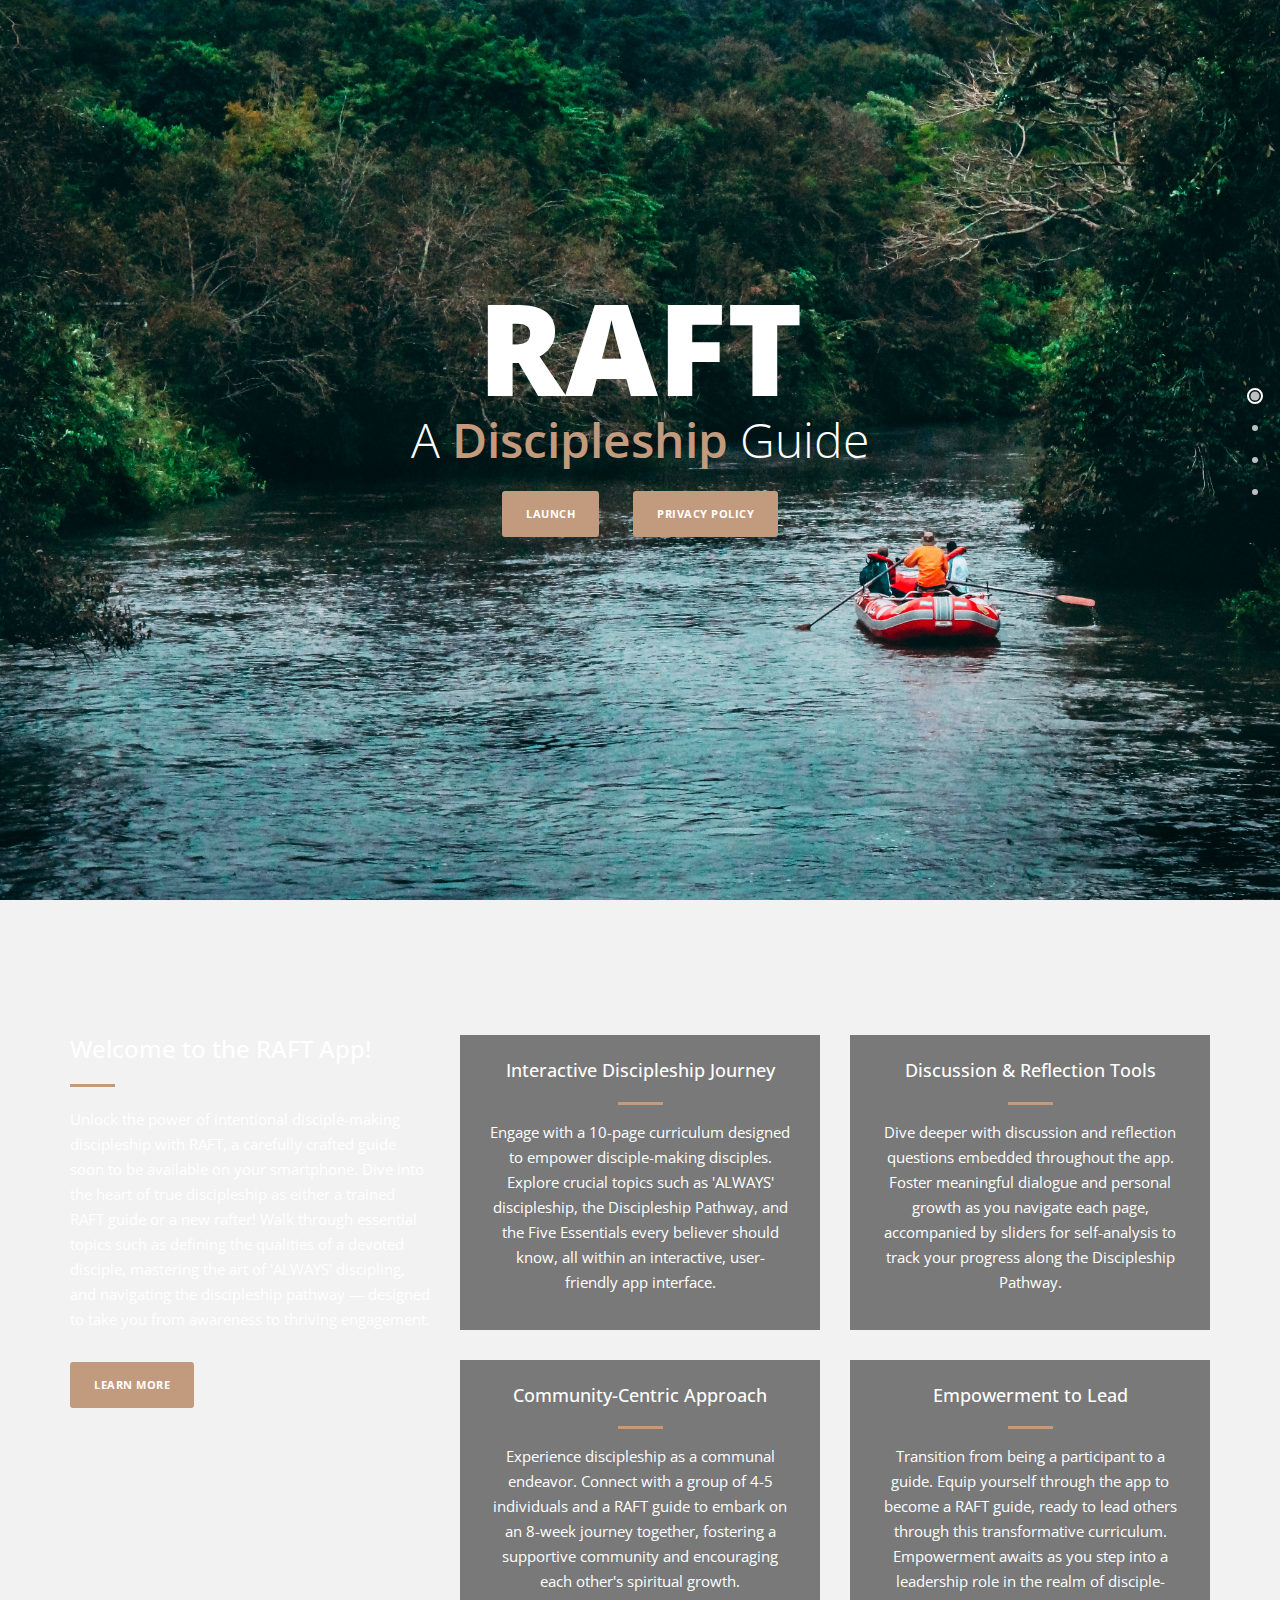
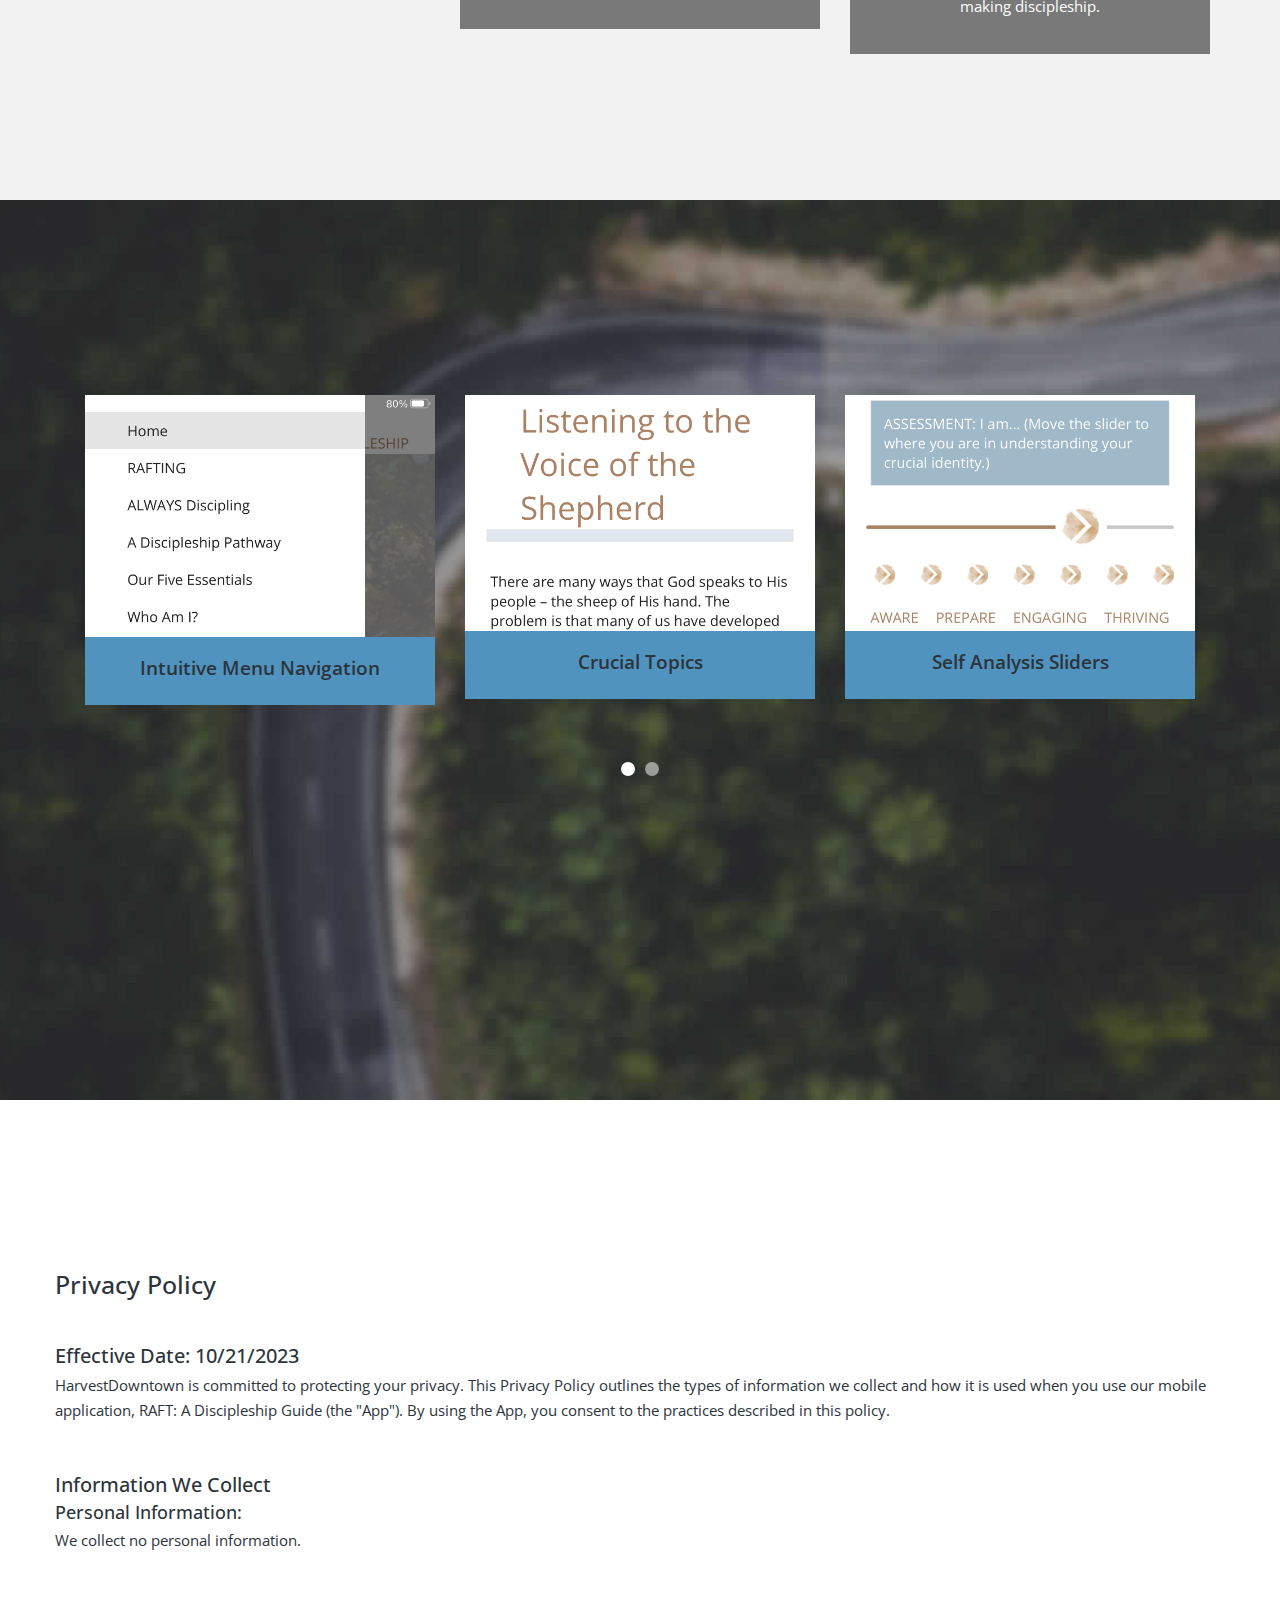
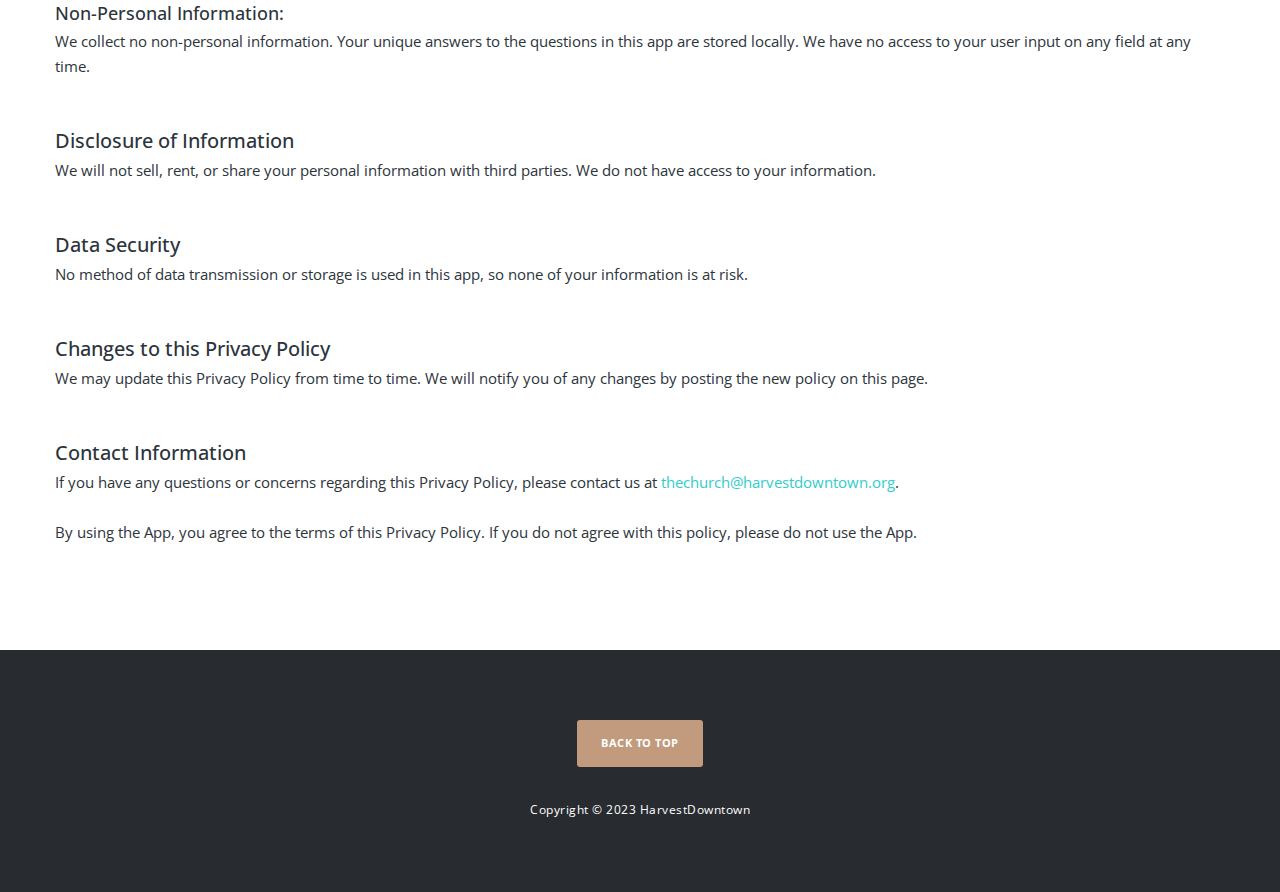
<file: index.html>
<!DOCTYPE html>
<html>
  <head>
    <meta charset="utf-8" />
    <meta http-equiv="X-UA-Compatible" content="IE=edge,chrome=1" />
    <title>RAFT: A Discipleship Guide</title>
    <meta name="description" content="" />
    <meta name="viewport" content="width=device-width, initial-scale=1" />
    <link rel="icon" href="img/raft-icon.jpg" />
    <link rel="apple-touch-icon" href="apple-touch-icon.png" />

    <link rel="stylesheet" href="css/bootstrap.min.css" />
    <link rel="stylesheet" href="css/fontAwesome.css" />
    <link rel="stylesheet" href="css/hero-slider.css" />
    <link rel="stylesheet" href="css/templatemo-main.css" />
    <link rel="stylesheet" href="css/owl-carousel.css" />

    <link
      href="https://fonts.googleapis.com/css?family=Open+Sans:300,400,600,700,800"
      rel="stylesheet"
    />

    <script src="js/vendor/modernizr-2.8.3-respond-1.4.2.min.js"></script>
  </head>
  <!--
Vanilla Template
https://templatemo.com/tm-526-vanilla
-->
  <body>
    <div class="fixed-side-navbar">
      <ul class="nav flex-column">
        <li class="nav-item">
          <a class="nav-link" href="#home"><span>Intro</span></a>
        </li>
        <li class="nav-item">
          <a class="nav-link" href="#services"><span>Services</span></a>
        </li>
        <li class="nav-item">
          <a class="nav-link" href="#portfolio"><span>Portfolio</span></a>
        </li>
        <li class="nav-item">
          <a class="nav-link" href="#privacy"><span>Privacy Policy</span></a>
        </li>
      </ul>
    </div>

    <div class="parallax-content baner-content" id="home">
      <div class="container">
        <div class="first-content">
          <h1>RAFT</h1>
          <span>A<em> Discipleship</em> Guide</span>
          <div class="primary-button">
            <a href="#services">LAUNCH</a>
            <a href="#privacy" style="margin-left: 30px">PRIVACY POLICY</a>
          </div>
        </div>
      </div>
    </div>

    <div class="service-content" id="services">
      <div class="container">
        <div class="row">
          <div class="col-md-4">
            <div class="left-text">
              <h4>Welcome to the RAFT App!</h4>
              <div class="line-dec"></div>
              <p>
                Unlock the power of intentional disciple-making discipleship
                with RAFT, a carefully crafted guide soon to be available on
                your smartphone. Dive into the heart of true discipleship as
                either a trained RAFT guide or a new rafter! Walk through
                essential topics such as defining the qualities of a devoted
                disciple, mastering the art of 'ALWAYS' discipling, and
                navigating the discipleship pathway — designed to take you from
                awareness to thriving engagement.
              </p>
              <div class="primary-button">
                <a href="#portfolio">Learn More</a>
              </div>
            </div>
          </div>
          <div class="col-md-8">
            <div class="row">
              <div class="col-md-6">
                <div class="service-item">
                  <h4>Interactive Discipleship Journey</h4>
                  <div class="line-dec"></div>
                  <p>
                    Engage with a 10-page curriculum designed to empower
                    disciple-making disciples. Explore crucial topics such as
                    'ALWAYS' discipleship, the Discipleship Pathway, and the
                    Five Essentials every believer should know, all within an
                    interactive, user-friendly app interface.
                  </p>
                </div>
              </div>
              <div class="col-md-6">
                <div class="service-item">
                  <h4>Discussion & Reflection Tools</h4>
                  <div class="line-dec"></div>
                  <p>
                    Dive deeper with discussion and reflection questions
                    embedded throughout the app. Foster meaningful dialogue and
                    personal growth as you navigate each page, accompanied by
                    sliders for self-analysis to track your progress along the
                    Discipleship Pathway.
                  </p>
                </div>
              </div>
              <div class="col-md-6">
                <div class="service-item">
                  <h4>Community-Centric Approach</h4>
                  <div class="line-dec"></div>
                  <p>
                    Experience discipleship as a communal endeavor. Connect with
                    a group of 4-5 individuals and a RAFT guide to embark on an
                    8-week journey together, fostering a supportive community
                    and encouraging each other's spiritual growth.
                  </p>
                </div>
              </div>
              <div class="col-md-6">
                <div class="service-item">
                  <h4>Empowerment to Lead</h4>
                  <div class="line-dec"></div>
                  <p>
                    Transition from being a participant to a guide. Equip
                    yourself through the app to become a RAFT guide, ready to
                    lead others through this transformative curriculum.
                    Empowerment awaits as you step into a leadership role in the
                    realm of disciple-making discipleship.
                  </p>
                </div>
              </div>
            </div>
          </div>
        </div>
      </div>
    </div>

    <div class="parallax-content projects-content" id="portfolio">
      <div class="container">
        <div class="row">
          <div class="col-md-12">
            <div id="owl-testimonials" class="owl-carousel owl-theme">
              <div class="item">
                <div class="testimonials-item">
                  <a href="img/1st-big-item.jpg" data-lightbox="image-1"
                    ><img src="img/1st-item.jpg" alt=""
                  /></a>
                  <div class="text-content">
                    <h4>Intuitive Menu Navigation</h4>
                  </div>
                </div>
              </div>

              <div class="item">
                <div class="testimonials-item">
                  <a href="img/3rd-big-item.jpg" data-lightbox="image-1"
                    ><img src="img/3rd-item.jpg" alt=""
                  /></a>
                  <div class="text-content">
                    <h4>Crucial Topics</h4>
                  </div>
                </div>
              </div>
              <div class="item">
                <div class="testimonials-item">
                  <a href="img/4th-big-item.jpg" data-lightbox="image-1"
                    ><img src="img/4th-item.jpg" alt=""
                  /></a>
                  <div class="text-content">
                    <h4>Self Analysis Sliders</h4>
                  </div>
                </div>
              </div>
              <div class="item">
                <div class="testimonials-item">
                  <a href="img/5th-big-item.jpg" data-lightbox="image-1"
                    ><img src="img/5th-item.jpg" alt=""
                  /></a>
                  <div class="text-content">
                    <h4>Thought-Provoking Questions</h4>
                  </div>
                </div>
              </div>
            </div>
          </div>
        </div>
      </div>
    </div>

    <!-- Optional section

    <div class="tabs-content" id="our-story">
      <div class="container">
        <div class="row">
          <div class="col-md-8 mx-auto">
            <div class="wrapper">
              <section id="first-tab-group" class="tabgroup">
                <div id="tab1">
                  <img src="img/1st-tab.jpg" alt="" />
                  <p>
                    Please do not re-distribute our template ZIP file on your
                    template collection sites. You can make a screenshot and a
                    link back to our website. This template can be used for
                    personal or commercial purposes by end-users.
                  </p>
                </div>
                <div id="tab2">
                  <img src="img/2nd-tab.jpg" alt="" />
                  <p>
                    Aliquam eu ultrices risus, sed condimentum diam. Duis risus
                    nulla, elementum vitae nisi a, ornare maximus nisl. Morbi et
                    vehicula est. Cras at vulputate justo. Cras eu nulla metus.
                    Ut et pretium velit. Pellentesque at neque tristique dui
                    tempor venenatis.
                  </p>
                </div>
                <div id="tab3">
                  <img src="img/3rd-tab.jpg" alt="" />
                  <p>
                    Lorem ipsum dolor sit amet, consectetur adipiscing elit. Sed
                    lacinia ligula est, at venenatis ex iaculis quis. Morbi
                    sollicitudin nulla eget odio pellentesque, sed cursus diam
                    iaculis.
                  </p>
                </div>
                <div id="tab4">
                  <img src="img/4th-tab.jpg" alt="" />
                  <p>
                    Duis risus nulla, elementum vitae nisi a, ornare maximus
                    nisl. Morbi et vehicula est. Cras at vulputate justo. Cras
                    eu nulla metus. Ut et pretium velit. Pellentesque at neque
                    tristique.
                  </p>
                </div>
              </section>
              <ul class="tabs clearfix" data-tabgroup="first-tab-group">
                <li><a href="#tab1" class="active">2008 - 2014</a></li>
                <li><a href="#tab2">2014 - 2016</a></li>
                <li><a href="#tab3">2016 - 2019</a></li>
                <li><a href="#tab4">2019 - Now</a></li>
              </ul>
            </div>
          </div>
        </div>
      </div>
    </div>

    -->

    <div class="parallax-content contact-content" id="privacy">
      <div class="container">
        <div class="row">
          <section class="policy-section">
            <h1>Privacy Policy</h1>
          </section>
          <section class="policy-section">
            <h2>Effective Date: 10/21/2023</h2>
            <p>
              HarvestDowntown is committed to protecting your privacy. This
              Privacy Policy outlines the types of information we collect and
              how it is used when you use our mobile application, RAFT: A
              Discipleship Guide (the "App"). By using the App, you consent to
              the practices described in this policy.
            </p>
          </section>

          <section class="policy-section">
            <h2>Information We Collect</h2>
            <h3>Personal Information:</h3>
            <p>We collect no personal information.</p>
          </section>
          <section>
            <h3>Non-Personal Information:</h3>
            <p>
              We collect no non-personal information. Your unique answers to the
              questions in this app are stored locally. We have no access to
              your user input on any field at any time.
            </p>
          </section>

          <section class="policy-section">
            <h2>Disclosure of Information</h2>
            <p>
              We will not sell, rent, or share your personal information with
              third parties. We do not have access to your information.
            </p>
          </section>

          <section class="policy-section">
            <h2>Data Security</h2>
            <p>
              No method of data transmission or storage is used in this app, so
              none of your information is at risk.
            </p>
          </section>

          <section class="policy-section">
            <h2>Changes to this Privacy Policy</h2>
            <p>
              We may update this Privacy Policy from time to time. We will
              notify you of any changes by posting the new policy on this page.
            </p>
          </section>

          <section class="policy-section">
            <h2>Contact Information</h2>
            <p class="contact-info">
              If you have any questions or concerns regarding this Privacy
              Policy, please contact us at
              <a href="mailto:thechurch@harvestdowntown.org"
                >thechurch@harvestdowntown.org</a
              >.
            </p>
          </section>
          <p>
            By using the App, you agree to the terms of this Privacy Policy. If
            you do not agree with this policy, please do not use the App.
          </p>
          <section style="height: 130px"></section>
          <div class="col-md-6"></div>
        </div>
      </div>
    </div>

    <footer>
      <div class="container">
        <div class="row">
          <div class="col-md-12">
            <div class="primary-button">
              <a href="#home">Back To Top</a>
            </div>

            <p>Copyright &copy; 2023 HarvestDowntown</p>
          </div>
        </div>
      </div>
    </footer>

    <script src="https://ajax.googleapis.com/ajax/libs/jquery/1.11.2/jquery.min.js"></script>
    <script>
      window.jQuery ||
        document.write(
          '<script src="js/vendor/jquery-1.11.2.min.js"><\/script>'
        );
    </script>
    <script src="js/vendor/bootstrap.min.js"></script>
    <script src="js/plugins.js"></script>
    <script src="js/main.js"></script>
    <script>
      function openCity(cityName) {
        var i;
        var x = document.getElementsByClassName("city");
        for (i = 0; i < x.length; i++) {
          x[i].style.display = "none";
        }
        document.getElementById(cityName).style.display = "block";
      }
    </script>

    <script>
      $(document).ready(function () {
        // Add smooth scrolling to all links
        $(".fixed-side-navbar a, .primary-button a").on(
          "click",
          function (event) {
            // Make sure this.hash has a value before overriding default behavior
            if (this.hash !== "") {
              // Prevent default anchor click behavior
              event.preventDefault();

              // Store hash
              var hash = this.hash;

              // Using jQuery's animate() method to add smooth page scroll
              // The optional number (800) specifies the number of milliseconds it takes to scroll to the specified area
              $("html, body").animate(
                {
                  scrollTop: $(hash).offset().top,
                },
                800,
                function () {
                  // Add hash (#) to URL when done scrolling (default click behavior)
                  window.location.hash = hash;
                }
              );
            } // End if
          }
        );
      });
    </script>
  </body>
</html>
</file>
<file: css/hero-slider.css>
/* -------------------------------- 

Primary style

-------------------------------- */
*, *::after, *::before {
  -webkit-box-sizing: border-box;
  -moz-box-sizing: border-box;
  box-sizing: border-box;
}

html {
  font-size: 62.5%;
}

body {
  font-family: "Open Sans", sans-serif;
  color: #2c343b;
  background-color: #f2f2f2;
}

a {
  color: #d44457;
  text-decoration: none;
}

img {
  max-width: 100%;
}

/* -------------------------------- 

Main Components 

-------------------------------- */
.cd-header {
  position: absolute;
  z-index: 2;
  top: 0;
  left: 0;
  width: 100%;
  height: 50px;
  background-color: #21272c;
  -webkit-font-smoothing: antialiased;
  -moz-osx-font-smoothing: grayscale;
}
@media only screen and (min-width: 768px) {
  .cd-header {
    height: 70px;
    background-color: transparent;
  }
}

#cd-logo {
  float: left;
  margin: 13px 0 0 5%;
}
#cd-logo img {
  display: block;
}
@media only screen and (min-width: 768px) {
  #cd-logo {
    margin: 23px 0 0 5%;
  }
}

.cd-primary-nav {
  /* mobile first - navigation hidden by default, triggered by tap/click on navigation icon */
  float: right;
  margin-right: 5%;
  width: 44px;
  height: 100%;
}
.cd-primary-nav ul {
  position: absolute;
  top: 0;
  left: 0;
  width: 100%;
  -webkit-transform: translateY(-100%);
  -moz-transform: translateY(-100%);
  -ms-transform: translateY(-100%);
  -o-transform: translateY(-100%);
  transform: translateY(-100%);
}
.cd-primary-nav ul.is-visible {
  box-shadow: 0 3px 8px rgba(0, 0, 0, 0.2);
  -webkit-transform: translateY(50px);
  -moz-transform: translateY(50px);
  -ms-transform: translateY(50px);
  -o-transform: translateY(50px);
  transform: translateY(50px);
}
.cd-primary-nav a {
  display: block;
  height: 50px;
  line-height: 50px;
  padding-left: 5%;
  background: #21272c;
  border-top: 1px solid #333c44;
  color: #ffffff;
}
@media only screen and (min-width: 768px) {
  .cd-primary-nav {
    /* reset navigation values */
    width: auto;
    height: auto;
    background: none;
  }
  .cd-primary-nav ul {
    position: static;
    width: auto;
    -webkit-transform: translateY(0);
    -moz-transform: translateY(0);
    -ms-transform: translateY(0);
    -o-transform: translateY(0);
    transform: translateY(0);
    line-height: 70px;
  }
  .cd-primary-nav ul.is-visible {
    -webkit-transform: translateY(0);
    -moz-transform: translateY(0);
    -ms-transform: translateY(0);
    -o-transform: translateY(0);
    transform: translateY(0);
  }
  .cd-primary-nav li {
    display: inline-block;
    margin-left: 1em;
  }
  .cd-primary-nav a {
    display: inline-block;
    height: auto;
    font-weight: 600;
    line-height: normal;
    background: transparent;
    padding: .6em 1em;
    border-top: none;
  }
}

/* -------------------------------- 

Slider

-------------------------------- */
.cd-hero {
  position: relative;
  -webkit-font-smoothing: antialiased;
  -moz-osx-font-smoothing: grayscale;
}

.cd-hero-slider {
  position: relative;
  height: 360px;
  overflow: hidden;
}
.cd-hero-slider li {
  position: absolute;
  top: 0;
  left: 0;
  width: 100%;
  height: 100%;
  -webkit-transform: translateX(100%);
  -moz-transform: translateX(100%);
  -ms-transform: translateX(100%);
  -o-transform: translateX(100%);
  transform: translateX(100%);
}
.cd-hero-slider li.selected {
  /* this is the visible slide */
  position: relative;
  -webkit-transform: translateX(0);
  -moz-transform: translateX(0);
  -ms-transform: translateX(0);
  -o-transform: translateX(0);
  transform: translateX(0);
}
.cd-hero-slider li.move-left {
  /* slide hidden on the left */
  -webkit-transform: translateX(-100%);
  -moz-transform: translateX(-100%);
  -ms-transform: translateX(-100%);
  -o-transform: translateX(-100%);
  transform: translateX(-100%);
}
.cd-hero-slider li.is-moving, .cd-hero-slider li.selected {
  /* the is-moving class is assigned to the slide which is moving outside the viewport */
  -webkit-transition: -webkit-transform 0.5s;
  -moz-transition: -moz-transform 0.5s;
  transition: transform 0.5s;
}
@media only screen and (min-width: 768px) {
  .cd-hero-slider {
    height: 500px;
  }
}
@media only screen and (min-width: 1170px) {
  .cd-hero-slider {
    height: 680px;
  }
}

/* -------------------------------- 

Single slide style

-------------------------------- */
.cd-hero-slider li {
  background-position: center center;
  background-size: cover;
  background-repeat: no-repeat;
}
.cd-hero-slider li:first-of-type {
  background-image: url(../img/slide_01.jpg);
}
.cd-hero-slider li:nth-of-type(2) {
  background-image: url(../img/slide_02.jpg);
}
.cd-hero-slider li:nth-of-type(3) {
  background-image: url(../img/slide_03.jpg);
}
.cd-hero-slider .cd-full-width,
.cd-hero-slider .cd-half-width {
  position: absolute;
  width: 100%;
  height: 100%;
  z-index: 1;
  left: 0;
  top: 0;
  /* this padding is used to align the text */
  padding-top: 80px;
  text-align: center;
  /* Force Hardware Acceleration in WebKit */
  -webkit-backface-visibility: hidden;
  backface-visibility: hidden;
  -webkit-transform: translateZ(0);
  -moz-transform: translateZ(0);
  -ms-transform: translateZ(0);
  -o-transform: translateZ(0);
  transform: translateZ(0);
}
.cd-hero-slider .cd-img-container {
  /* hide image on mobile device */
  display: none;
}
.cd-hero-slider .cd-img-container img {
  position: absolute;
  left: 50%;
  top: 50%;
  bottom: auto;
  right: auto;
  -webkit-transform: translateX(-50%) translateY(-50%);
  -moz-transform: translateX(-50%) translateY(-50%);
  -ms-transform: translateX(-50%) translateY(-50%);
  -o-transform: translateX(-50%) translateY(-50%);
  transform: translateX(-50%) translateY(-50%);
}
.cd-hero-slider .cd-bg-video-wrapper {
  /* hide video on mobile device */
  display: none;
  position: absolute;
  top: 0;
  left: 0;
  width: 100%;
  height: 100%;
  overflow: hidden;
}
.cd-hero-slider .cd-bg-video-wrapper video {
  /* you won't see this element in the html, but it will be injected using js */
  display: block;
  min-height: 100%;
  min-width: 100%;
  max-width: none;
  height: auto;
  width: auto;
  position: absolute;
  left: 50%;
  top: 50%;
  bottom: auto;
  right: auto;
  -webkit-transform: translateX(-50%) translateY(-50%);
  -moz-transform: translateX(-50%) translateY(-50%);
  -ms-transform: translateX(-50%) translateY(-50%);
  -o-transform: translateX(-50%) translateY(-50%);
  transform: translateX(-50%) translateY(-50%);
}
.cd-hero-slider h2, .cd-hero-slider p {
  text-shadow: 0 1px 3px rgba(0, 0, 0, 0.1);
  line-height: 1.2;
  margin: 0 auto 14px;
  color: #ffffff;
  width: 90%;
  max-width: 400px;
}
.cd-hero-slider h2 {
  font-size: 2.4rem;
}
.cd-hero-slider p {
  font-size: 1.4rem;
  line-height: 1.4;
}
.cd-hero-slider .cd-btn {
  display: inline-block;
  padding: 1.2em 1.4em;
  margin-top: .8em;
  background-color: rgba(212, 68, 87, 0.9);
  font-size: 1.3rem;
  font-weight: 700;
  letter-spacing: 1px;
  color: #ffffff;
  text-transform: uppercase;
  box-shadow: 0 3px 6px rgba(0, 0, 0, 0.1);
  -webkit-transition: background-color 0.2s;
  -moz-transition: background-color 0.2s;
  transition: background-color 0.2s;
}
.cd-hero-slider .cd-btn.secondary {
  background-color: rgba(22, 26, 30, 0.8);
}
.cd-hero-slider .cd-btn:nth-of-type(2) {
  margin-left: 1em;
}
.no-touch .cd-hero-slider .cd-btn:hover {
  background-color: #d44457;
}
.no-touch .cd-hero-slider .cd-btn.secondary:hover {
  background-color: #161a1e;
}
@media only screen and (min-width: 768px) {
  .cd-hero-slider .cd-full-width,
  .cd-hero-slider .cd-half-width {
    padding-top: 150px;
  }
  .cd-hero-slider .cd-bg-video-wrapper {
    display: block;
  }
  .cd-hero-slider .cd-half-width {
    width: 45%;
  }
  .cd-hero-slider .cd-half-width:first-of-type {
    left: 5%;
  }
  .cd-hero-slider .cd-half-width:nth-of-type(2) {
    right: 5%;
    left: auto;
  }
  .cd-hero-slider .cd-img-container {
    display: block;
  }
  .cd-hero-slider h2, .cd-hero-slider p {
    max-width: 520px;
  }
  .cd-hero-slider h2 {
    font-size: 2.4em;
    font-weight: 300;
  }
  .cd-hero-slider .cd-btn {
    font-size: 1.4rem;
  }
}
@media only screen and (min-width: 1170px) {
  .cd-hero-slider .cd-full-width,
  .cd-hero-slider .cd-half-width {
    padding-top: 250px;
  }
  .cd-hero-slider h2, .cd-hero-slider p {
    margin-bottom: 20px;
  }
  .cd-hero-slider h2 {
    font-size: 3.2em;
  }
  .cd-hero-slider p {
    font-size: 1.6rem;
  }
}

/* -------------------------------- 

Single slide animation

-------------------------------- */
@media only screen and (min-width: 768px) {
  .cd-hero-slider .cd-half-width {
    opacity: 0;
    -webkit-transform: translateX(40px);
    -moz-transform: translateX(40px);
    -ms-transform: translateX(40px);
    -o-transform: translateX(40px);
    transform: translateX(40px);
  }
  .cd-hero-slider .move-left .cd-half-width {
    -webkit-transform: translateX(-40px);
    -moz-transform: translateX(-40px);
    -ms-transform: translateX(-40px);
    -o-transform: translateX(-40px);
    transform: translateX(-40px);
  }
  .cd-hero-slider .selected .cd-half-width {
    /* this is the visible slide */
    opacity: 1;
    -webkit-transform: translateX(0);
    -moz-transform: translateX(0);
    -ms-transform: translateX(0);
    -o-transform: translateX(0);
    transform: translateX(0);
  }
  .cd-hero-slider .is-moving .cd-half-width {
    /* this is the slide moving outside the viewport 
    wait for the end of the transition on the <li> parent before set opacity to 0 and translate to 40px/-40px */
    -webkit-transition: opacity 0s 0.5s, -webkit-transform 0s 0.5s;
    -moz-transition: opacity 0s 0.5s, -moz-transform 0s 0.5s;
    transition: opacity 0s 0.5s, transform 0s 0.5s;
  }
  .cd-hero-slider li.selected.from-left .cd-half-width:nth-of-type(2),
  .cd-hero-slider li.selected.from-right .cd-half-width:first-of-type {
    /* this is the selected slide - different animation if it's entering from left or right */
    -webkit-transition: opacity 0.4s 0.2s, -webkit-transform 0.5s 0.2s;
    -moz-transition: opacity 0.4s 0.2s, -moz-transform 0.5s 0.2s;
    transition: opacity 0.4s 0.2s, transform 0.5s 0.2s;
  }
  .cd-hero-slider li.selected.from-left .cd-half-width:first-of-type,
  .cd-hero-slider li.selected.from-right .cd-half-width:nth-of-type(2) {
    /* this is the selected slide - different animation if it's entering from left or right */
    -webkit-transition: opacity 0.4s 0.4s, -webkit-transform 0.5s 0.4s;
    -moz-transition: opacity 0.4s 0.4s, -moz-transform 0.5s 0.4s;
    transition: opacity 0.4s 0.4s, transform 0.5s 0.4s;
  }
  .cd-hero-slider .cd-full-width h2,
  .cd-hero-slider .cd-full-width p,
  .cd-hero-slider .cd-full-width .cd-btn {
    opacity: 0;
    -webkit-transform: translateX(100px);
    -moz-transform: translateX(100px);
    -ms-transform: translateX(100px);
    -o-transform: translateX(100px);
    transform: translateX(100px);
  }
  .cd-hero-slider .move-left .cd-full-width h2,
  .cd-hero-slider .move-left .cd-full-width p,
  .cd-hero-slider .move-left .cd-full-width .cd-btn {
    opacity: 0;
    -webkit-transform: translateX(-100px);
    -moz-transform: translateX(-100px);
    -ms-transform: translateX(-100px);
    -o-transform: translateX(-100px);
    transform: translateX(-100px);
  }
  .cd-hero-slider .selected .cd-full-width h2,
  .cd-hero-slider .selected .cd-full-width p,
  .cd-hero-slider .selected .cd-full-width .cd-btn {
    /* this is the visible slide */
    opacity: 1;
    -webkit-transform: translateX(0);
    -moz-transform: translateX(0);
    -ms-transform: translateX(0);
    -o-transform: translateX(0);
    transform: translateX(0);
  }
  .cd-hero-slider li.is-moving .cd-full-width h2,
  .cd-hero-slider li.is-moving .cd-full-width p,
  .cd-hero-slider li.is-moving .cd-full-width .cd-btn {
    /* this is the slide moving outside the viewport 
    wait for the end of the transition on the li parent before set opacity to 0 and translate to 100px/-100px */
    -webkit-transition: opacity 0s 0.5s, -webkit-transform 0s 0.5s;
    -moz-transition: opacity 0s 0.5s, -moz-transform 0s 0.5s;
    transition: opacity 0s 0.5s, transform 0s 0.5s;
  }
  .cd-hero-slider li.selected h2 {
    -webkit-transition: opacity 0.4s 0.2s, -webkit-transform 0.5s 0.2s;
    -moz-transition: opacity 0.4s 0.2s, -moz-transform 0.5s 0.2s;
    transition: opacity 0.4s 0.2s, transform 0.5s 0.2s;
  }
  .cd-hero-slider li.selected p {
    -webkit-transition: opacity 0.4s 0.3s, -webkit-transform 0.5s 0.3s;
    -moz-transition: opacity 0.4s 0.3s, -moz-transform 0.5s 0.3s;
    transition: opacity 0.4s 0.3s, transform 0.5s 0.3s;
  }
  .cd-hero-slider li.selected .cd-btn {
    -webkit-transition: opacity 0.4s 0.4s, -webkit-transform 0.5s 0.4s, background-color 0.2s 0s;
    -moz-transition: opacity 0.4s 0.4s, -moz-transform 0.5s 0.4s, background-color 0.2s 0s;
    transition: opacity 0.4s 0.4s, transform 0.5s 0.4s, background-color 0.2s 0s;
  }
}
/* -------------------------------- 

Slider navigation

-------------------------------- */
.cd-slider-nav {
  display: none;
  position: absolute;
  width: 100%;
  bottom: 0;
  z-index: 2;
  text-align: center;
  height: 55px;
  background-color: rgba(0, 1, 1, 0.5);
}
.cd-slider-nav nav, .cd-slider-nav ul, .cd-slider-nav li, .cd-slider-nav a {
  height: 100%;
}
.cd-slider-nav nav {
  display: inline-block;
  position: relative;
}
.cd-slider-nav .cd-marker {
  position: absolute;
  bottom: 0;
  left: 0;
  width: 60px;
  height: 100%;
  color: #d44457;
  background-color: #ffffff;
  box-shadow: inset 0 2px 0 currentColor;
  -webkit-transition: -webkit-transform 0.2s, box-shadow 0.2s;
  -moz-transition: -moz-transform 0.2s, box-shadow 0.2s;
  transition: transform 0.2s, box-shadow 0.2s;
}
.cd-slider-nav .cd-marker.item-2 {
  -webkit-transform: translateX(100%);
  -moz-transform: translateX(100%);
  -ms-transform: translateX(100%);
  -o-transform: translateX(100%);
  transform: translateX(100%);
}
.cd-slider-nav .cd-marker.item-3 {
  -webkit-transform: translateX(200%);
  -moz-transform: translateX(200%);
  -ms-transform: translateX(200%);
  -o-transform: translateX(200%);
  transform: translateX(200%);
}
.cd-slider-nav .cd-marker.item-4 {
  -webkit-transform: translateX(300%);
  -moz-transform: translateX(300%);
  -ms-transform: translateX(300%);
  -o-transform: translateX(300%);
  transform: translateX(300%);
}
.cd-slider-nav .cd-marker.item-5 {
  -webkit-transform: translateX(400%);
  -moz-transform: translateX(400%);
  -ms-transform: translateX(400%);
  -o-transform: translateX(400%);
  transform: translateX(400%);
}
.cd-slider-nav ul::after {
  clear: both;
  content: "";
  display: table;
}
.cd-slider-nav li {
  display: inline-block;
  width: 60px;
  float: left;
}
.cd-slider-nav li.selected a {
  color: #2c343b;
}
.no-touch .cd-slider-nav li.selected a:hover {
  background-color: transparent;
}
.cd-slider-nav a {
  display: block;
  position: relative;
  padding-top: 35px;
  font-size: 1rem;
  font-weight: 700;
  color: #a8b4be;
  -webkit-transition: background-color 0.2s;
  -moz-transition: background-color 0.2s;
  transition: background-color 0.2s;
}
.cd-slider-nav a::before {
  content: '';
  position: absolute;
  width: 24px;
  height: 24px;
  top: 8px;
  left: 50%;
  right: auto;
  -webkit-transform: translateX(-50%);
  -moz-transform: translateX(-50%);
  -ms-transform: translateX(-50%);
  -o-transform: translateX(-50%);
  transform: translateX(-50%);
}
.no-touch .cd-slider-nav a:hover {
  background-color: rgba(0, 1, 1, 0.5);
}
.cd-slider-nav li:first-of-type a::before {
  background-position: 0 0;
}
.cd-slider-nav li.selected:first-of-type a::before {
  background-position: 0 -24px;
}
.cd-slider-nav li:nth-of-type(2) a::before {
  background-position: -24px 0;
}
.cd-slider-nav li.selected:nth-of-type(2) a::before {
  background-position: -24px -24px;
}
.cd-slider-nav li:nth-of-type(3) a::before {
  background-position: -48px 0;
}
.cd-slider-nav li.selected:nth-of-type(3) a::before {
  background-position: -48px -24px;
}
.cd-slider-nav li:nth-of-type(4) a::before {
  background-position: -72px 0;
}
.cd-slider-nav li.selected:nth-of-type(4) a::before {
  background-position: -72px -24px;
}
.cd-slider-nav li:nth-of-type(5) a::before {
  background-position: -96px 0;
}
.cd-slider-nav li.selected:nth-of-type(5) a::before {
  background-position: -96px -24px;
}
@media only screen and (min-width: 768px) {
  .cd-slider-nav {
    height: 80px;
  }
  .cd-slider-nav .cd-marker,
  .cd-slider-nav li {
    width: 95px;
  }
  .cd-slider-nav a {
    padding-top: 48px;
    font-size: 1.1rem;
    text-transform: uppercase;
  }
  .cd-slider-nav a::before {
    top: 18px;
  }
}

/* -------------------------------- 

Main content

-------------------------------- */
.cd-main-content {
  width: 90%;
  max-width: 768px;
  margin: 0 auto;
  padding: 2em 0;
}
.cd-main-content p {
  font-size: 1.4rem;
  line-height: 1.8;
  color: #999999;
  margin: 2em 0;
}
@media only screen and (min-width: 1170px) {
  .cd-main-content {
    padding: 3em 0;
  }
  .cd-main-content p {
    font-size: 1.6rem;
  }
}

/* -------------------------------- 

Javascript disabled

-------------------------------- */
.no-js .cd-hero-slider li {
  display: none;
}
.no-js .cd-hero-slider li.selected {
  display: block;
}

.no-js .cd-slider-nav {
  display: none;
}
</file>
<file: css/templatemo-main.css>
/*

Vanilla Template

https://templatemo.com/tm-526-vanilla

*/

p {
  font-size: 15px;
  line-height: 25px;
}

section {
  padding: 25px 0 35px;
  background: #fff;
}

body {
  position: relative; /* we need this for the scrollspy */
  font-size: 14px;
}

a {
  color: #3cc;
}

a:hover {
  color: #ff0;
}

/*----------
  NAV
----------*/

.fixed-side-navbar {
  position: fixed;
  top: 50%;
  right: 0;
  z-index: 99999;
  margin-top: -100px;
  text-align: right;
  padding: 30px 0;
  -webkit-transition: all 0.3s;
  transition: all 0.3s;
}
.fixed-side-navbar:hover {
  background: transparent;
}
.fixed-side-navbar:hover .nav > li > a > span {
  color: rgba(0, 0, 0, 0.5);
  display: block;
  background-color: #fff;
  text-align: center;
  text-transform: uppercase;
  font-size: 12px;
  padding: 2px 12px;
  border-radius: 15px;
}
.fixed-side-navbar .nav > li a.active {
  background-color: transparent;
  color: black;
}
.fixed-side-navbar .nav > li a.active:after {
  -webkit-transform: scale(0.9);
  transform: scale(0.9);
}
.fixed-side-navbar .nav > li a.active:before {
  content: "";
  position: absolute;
  top: 50%;
  right: 17px;
  margin-top: -8px;
  width: 16px;
  height: 16px;
  background: transparent;
  border: 2px solid #fff;
  border-radius: 10px;
}
.nav > li {
  position: relative;
  display: block;
}
.fixed-side-navbar .nav > li a {
  color: #fff;
  min-height: 32px;
  background: transparent;
  padding: 5px 45px 5px 25px;
  border-right: none;
}
.fixed-side-navbar .nav > li a span {
  display: none;
  -webkit-transition: all 0.2s;
  transition: all 0.2s;
}
.fixed-side-navbar .nav > li a:after {
  content: "";
  position: absolute;
  top: 50%;
  right: 20px;
  margin-top: -5px;
  width: 10px;
  height: 10px;
  border-radius: 10px;
  background: rgba(250, 250, 250, 0.75);
  -webkit-transition: all 0.3s;
  transition: all 0.3s;
  -webkit-transform: scale(0.6);
  transform: scale(0.6);
}
.fixed-side-navbar .nav > li a:hover {
  background-color: transparent;
  border-top-left-radius: 5px;
  border-bottom-left-radius: 5px;
  border-color: black;
  boder-right: 0;
}
.fixed-side-navbar .nav > li a:hover > span {
  color: black;
  display: block;
}

.fadeInRight {
  -webkit-animation-name: fadeInRight;
  animation-name: fadeInRight;
}

.primary-button a {
  display: inline-block;
  background-color: #c29a7d;
  padding: 15px 24px;
  border-radius: 3px;
  text-transform: uppercase;
  font-size: 11px;
  color: #fff;
  font-weight: 700;
  text-decoration: none;
  letter-spacing: 0.5px;
}

.parallax-content {
  width: 100%;
  min-height: 100vh;
  background-size: cover;
}

.baner-content {
  padding-top: 30vh;
  text-align: center;
  background-image: url(../img/1st-section.jpg);
}

.baner-content h1 {
  margin-top: 0px;
  font-size: 128px;
  color: #fff;
  font-weight: 900;
  text-transform: uppercase;
  margin-bottom: 0px;
}

.baner-content em {
  color: #c29a7d;
  font-weight: 600;
  font-style: normal;
}

.baner-content span {
  display: inline-block;
  margin-top: -20px;
  font-weight: 300;
  font-size: 48px;
  color: #fff;
}

.baner-content .primary-button {
  margin-top: 15px;
}

.service-content {
  padding-left: 15px;
  padding-right: 15px;
  padding-top: 15vh;
  background-image: url(../img/2nd-section.jpg);
  background-attachment: fixed;
  min-height: 100vh;
  background-size: cover;
  background-position: center center;
}

.service-content .left-text h4 {
  font-size: 24px;
  font-weight: 500;
  color: #fff;
}

h4,
.h4 {
  font-size: 18px;
}

.service-content .left-text .line-dec {
  width: 45px;
  height: 3px;
  background-color: #c29a7d;
  margin: 20px 0px 20px 0px;
}

.service-content .left-text p {
  color: #fff;
}

.service-content .left-text ul {
  padding: 0;
  margin-top: 30px;
  list-style: none;
}

.service-content .left-text ul li {
  margin: 15px 0px;
  font-weight: 600;
  color: #fff;
}

.service-content .left-text .primary-button {
  margin: 30px 0px;
}

.service-content .service-item {
  background-color: rgba(0, 0, 0, 0.5);
  padding: 25px 30px;
  text-align: center;
  color: #fff;
  margin-bottom: 30px;
}

.service-content .service-item .line-dec {
  width: 45px;
  height: 3px;
  background-color: #c29a7d;
  margin: 20px auto 15px auto;
}

.projects-content {
  padding-top: 20vh;
  background-image: url(../img/3rd-section.jpg);
}

.projects-content .item img {
  width: 100%;
}

.projects-content .item {
  margin: 15px;
}

.projects-content .item .text-content {
  background-color: #5193bf;
  text-align: center;
  padding: 20px;
}

.projects-content .item .text-content h4 {
  margin-top: 0px;
  font-size: 19px;
  font-weight: 600;
}

.projects-content .item .text-content span {
  font-style: normal;
  font-size: 17px;
  font-weight: 700;
  color: #c29a7d;
}

.owl-pagination {
  margin-top: 40px;
  opacity: 1;
  display: inline-block;
}

.owl-page span {
  display: block;
  width: 14px;
  height: 14px;
  margin: 0px 5px;
  filter: alpha(opacity=50);
  opacity: 0.5;
  -webkit-border-radius: 20px;
  -moz-border-radius: 20px;
  border-radius: 20px;
  background: #fff;
}

.tabs-content {
  padding-left: 15px;
  padding-right: 15px;
  padding-top: 8vh;
  background-image: url(../img/4th-section.jpg);
  background-attachment: fixed;
  min-height: 100vh;
  background-size: cover;
  background-position: center center;
}

section {
  background-color: transparent;
  padding-bottom: 15px;
}

.wrapper {
  text-align: center;
}

.tabs {
  list-style: none;
  margin: 0px;
  padding: 0px;
}

.tabs li {
  display: inline-block;
  text-align: center;
  margin: 10px;
}

.tabs a {
  display: block;
  text-align: center;
  text-decoration: none;
  text-transform: uppercase;
  color: #fff;
  font-size: 14px;
  font-weight: 700;
  padding: 10px 15px;
  border: 4px solid #fff;
}

.tabs a:hover {
  color: #c29a7d;
}

.tabs .active {
  border: 4px solid #c29a7d;
}

.tabgroup div {
}

.tabgroup p {
  background-color: rgba(0, 0, 0, 0.5);
  color: #fff;
  padding: 25px;
}

.clearfix:after {
  content: "";
  display: table;
  clear: both;
}

.contact-content {
  padding-left: 15px;
  padding-right: 15px;
  padding-top: 16vh;
  background-image: url(../img/5th-section.jpg);
}

.contact-form {
  background-color: rgba(0, 0, 0, 0.5);
  padding: 30px 25px;
  margin-bottom: 30px;
}

#contact input {
  border-radius: 3px;
  padding-left: 15px;
  font-size: 13px;
  color: #232323;
  background-color: rgba(250, 250, 250, 1);
  outline: none;
  border: none;
  box-shadow: none;
  line-height: 50px;
  height: 50px;
  width: 100%;
  margin-bottom: 30px;
}

#contact textarea {
  border-radius: 3px;
  padding-left: 15px;
  padding-top: 10px;
  font-size: 13px;
  color: #232323;
  background-color: rgba(250, 250, 250, 1);
  outline: none;
  border: none;
  box-shadow: none;
  height: 165px;
  max-height: 220px;
  width: 100%;
  margin-bottom: 25px;
}

#contact button {
  display: inline-block;
  background-color: #c29a7d;
  padding: 15px 24px;
  width: 100%;
  border-radius: 3px;
  text-transform: uppercase;
  font-size: 11px;
  color: #fff;
  font-weight: 700;
  text-decoration: none;
  letter-spacing: 0.5px;
}

.map {
  margin-bottom: 30px;
  width: 100%;
  background-color: rgba(0, 0, 0, 0.5);
  padding: 30px 20px;
}

footer {
  text-align: center;
  background-color: #282b2f;
  padding: 70px 0px;
}

footer .primary-button {
  margin-bottom: 30px;
}

footer ul {
  padding: 0px;
  margin: 0px;
  list-style: none;
}

footer ul li {
  display: inline-block;
  margin: 0px 4px;
}

footer ul li a {
  width: 40px;
  height: 40px;
  line-height: 40px;
  text-align: center;
  display: inline-block;
  background-color: #c29a7d;
  color: #282b2f;
  border-radius: 50%;
  text-decoration: none;
  transition: all 0.5s;
  font-size: 17px;
}

footer ul li a:hover {
  color: #282b2f;
  background-color: #ff8e43;
}

footer p {
  font-size: 12px;
  color: #fff;
  margin-top: 15px;
  color: #fff;
  letter-spacing: 0.5px;
  margin-bottom: 0px;
}

footer em {
  color: #ff8e43;
  font-weight: 600;
  font-style: normal;
}

@media (max-width: 767px) {
  .baner-content {
    padding-top: 30vh;
  }

  .baner-content h1 {
    font-size: 64px;
  }

  .baner-content em {
  }

  .baner-content span {
    font-size: 24px;
  }

  .baner-content .primary-button {
    margin-top: 15px;
  }

  .service-content {
    padding-top: 5vh;
    text-align: center;
  }

  .service-content .left-text .line-dec {
    width: 45px;
    height: 3px;
    background-color: #c29a7d;
    margin: 20px auto 20px auto;
  }

  .service-content .left-text ul {
    text-align: left;
  }

  .service-content .service-item {
    background-color: rgba(0, 0, 0, 0.5);
    padding: 25px 30px;
    text-align: center;
    color: #fff;
    margin-bottom: 30px;
  }
}

@media (min-width: 1200px) {
  .container {
    max-width: 1170px;
  }
}

/* LIGHT BOX */

body:after {
  content: url(../img/close.png) url(../img/loading.gif) url(../img/prev.png)
    url(../img/next.png);
  display: none;
}

body.lb-disable-scrolling {
  overflow: hidden;
}

.lightboxOverlay {
  position: absolute;
  top: 0;
  left: 0;
  z-index: 99999;
  background-color: black;
  filter: progid:DXImageTransform.Microsoft.Alpha(Opacity=80);
  opacity: 0.8;
  display: none;
}

.lightbox {
  position: absolute;
  top: 0;
  left: 0;
  width: 100%;
  z-index: 100000;
  text-align: center;
  line-height: 0;
  font-weight: normal;
}

.lightbox .lb-image {
  display: block;
  height: auto;
  max-width: inherit;
  max-height: none;
  border-radius: 3px;

  /* Image border */
  border: 4px solid white;
}

.lightbox a img {
  border: none;
}

.lb-outerContainer {
  position: relative;
  zoom: 1;
  width: 250px;
  height: 250px;
  margin: 0 auto;
  border-radius: 4px;

  /* Background color behind image.
     This is visible during transitions. */
  background-color: white;
}

.lb-outerContainer:after {
  content: "";
  display: table;
  clear: both;
}

.lb-loader {
  position: absolute;
  top: 43%;
  left: 0;
  height: 25%;
  width: 100%;
  text-align: center;
  line-height: 0;
}

.lb-cancel {
  display: block;
  width: 32px;
  height: 32px;
  margin: 0 auto;
  background: url(../img/loading.gif) no-repeat;
}

.lb-nav {
  position: absolute;
  top: 0;
  left: 0;
  height: 100%;
  width: 100%;
  z-index: 10;
}

.lb-container > .nav {
  left: 0;
}

.lb-nav a {
  outline: none;
  background-image: url("[data-uri]");
}

.lb-prev,
.lb-next {
  height: 100%;
  cursor: pointer;
  display: block;
}

.lb-nav a.lb-prev {
  width: 34%;
  left: 0;
  float: left;
  background: url(../img/prev.png) left 48% no-repeat;
  filter: progid:DXImageTransform.Microsoft.Alpha(Opacity=0);
  opacity: 0;
  -webkit-transition: opacity 0.6s;
  -moz-transition: opacity 0.6s;
  -o-transition: opacity 0.6s;
  transition: opacity 0.6s;
}

.lb-nav a.lb-prev:hover {
  filter: progid:DXImageTransform.Microsoft.Alpha(Opacity=100);
  opacity: 1;
}

.lb-nav a.lb-next {
  width: 64%;
  right: 0;
  float: right;
  background: url(../img/next.png) right 48% no-repeat;
  filter: progid:DXImageTransform.Microsoft.Alpha(Opacity=0);
  opacity: 0;
  -webkit-transition: opacity 0.6s;
  -moz-transition: opacity 0.6s;
  -o-transition: opacity 0.6s;
  transition: opacity 0.6s;
}

.lb-nav a.lb-next:hover {
  filter: progid:DXImageTransform.Microsoft.Alpha(Opacity=100);
  opacity: 1;
}

.lb-dataContainer {
  margin: 0 auto;
  padding-top: 5px;
  zoom: 1;
  width: 100%;
  -moz-border-radius-bottomleft: 4px;
  -webkit-border-bottom-left-radius: 4px;
  border-bottom-left-radius: 4px;
  -moz-border-radius-bottomright: 4px;
  -webkit-border-bottom-right-radius: 4px;
  border-bottom-right-radius: 4px;
}

.lb-dataContainer:after {
  content: "";
  display: table;
  clear: both;
}

.lb-data {
  padding: 0 4px;
  color: #ccc;
}

.lb-data .lb-details {
  width: 85%;
  float: left;
  text-align: left;
  line-height: 1.1em;
}

.lb-data .lb-caption {
  font-size: 13px;
  font-weight: bold;
  line-height: 1em;
}

.lb-data .lb-caption a {
  color: #4ae;
}

.lb-data .lb-number {
  display: block;
  clear: left;
  padding-bottom: 1em;
  font-size: 12px;
  color: #999999;
}

.lb-data .lb-close {
  display: block;
  float: right;
  width: 30px;
  height: 30px;
  background: url(../img/close.png) top right no-repeat;
  text-align: right;
  outline: none;
  filter: progid:DXImageTransform.Microsoft.Alpha(Opacity=70);
  opacity: 0.7;
  -webkit-transition: opacity 0.2s;
  -moz-transition: opacity 0.2s;
  -o-transition: opacity 0.2s;
  transition: opacity 0.2s;
}

.lb-data .lb-close:hover {
  cursor: pointer;
  filter: progid:DXImageTransform.Microsoft.Alpha(Opacity=100);
  opacity: 1;
}
</file>
<file: css/owl-carousel.css>
/* 
 *  Core Owl Carousel CSS File
 *  v1.3.3
 */

/* clearfix */
.owl-carousel .owl-wrapper:after {
  content: ".";
  display: block;
  clear: both;
  visibility: hidden;
  line-height: 0;
  height: 0;
}
/* display none until init */
.owl-carousel{
  display: none;
  position: relative;
  width: 100%;
  -ms-touch-action: pan-y;
}
.owl-carousel .owl-wrapper{
  display: none;
  position: relative;
  -webkit-transform: translate3d(0px, 0px, 0px);
}
.owl-carousel .owl-wrapper-outer{
  overflow: hidden;
  position: relative;
  width: 100%;
}
.owl-carousel .owl-wrapper-outer.autoHeight{
  -webkit-transition: height 500ms ease-in-out;
  -moz-transition: height 500ms ease-in-out;
  -ms-transition: height 500ms ease-in-out;
  -o-transition: height 500ms ease-in-out;
  transition: height 500ms ease-in-out;
}
  
.owl-carousel .owl-item{
  float: left;
}

.owl-controls {
  @media (max-width: @screen-sm-max) {
    top: -120px;
  }
  top: -200px;
  width: 100%;
  text-align: center;
  display: inline-block;
}

.owl-controls a {
  color: #336699;
}

.owl-controls a:hover {
  color: #336699;
}

.owl-controls .bg-prev {
  position: absolute;
  z-index: 1;
  width: 50px;
  height: 50px;
  z-index:10; 
  background:#fff; 
  border: 1px solid #336699;
  -webkit-transform: rotate(45deg);
  -moz-transform: rotate(45deg);
  -ms-transform: rotate(45deg);
  -o-transform: rotate(45deg);
  transform: rotate(45deg);
}

.owl-controls .bg-prev:before{
  content:""; 
  display:block; 
  position:absolute; 
  z-index:-1; 
  top:3px; 
  left:3px; 
  right:3px; 
  bottom:3px; 
  border:2px solid #336699
}

.owl-controls .prev {
  left: 15px;
  z-index: 11;
  position: absolute; 
  width: 50px;
  height: 50px;
  line-height: 32px;
}

.owl-controls .prev.active {
  background-image: none;
  outline: 0;
  -webkit-box-shadow: none;
          box-shadow: none;
}

.owl-controls .prev:active {
  background-image: none;
  outline: 0;
  -webkit-box-shadow: none;
          box-shadow: none;
}

.owl-controls .bg-next {
  position: absolute;
  float: right;
  z-index: 1;
  width: 50px;
  height: 50px;
  position:relative; 
  z-index:10; 
  background:#fff; 
  border: 1px solid #336699;
  -webkit-transform: rotate(45deg);
  -moz-transform: rotate(45deg);
  -ms-transform: rotate(45deg);
  -o-transform: rotate(45deg);
  transform: rotate(45deg);
}

.owl-controls .bg-next:before{
  content:""; 
  display:block; 
  position:absolute; 
  z-index:-1; 
  top:3px; 
  left:3px; 
  right:3px; 
  bottom:3px; 
  border:2px solid #336699
}

.owl-controls .next {
  right: 15px;
  z-index: 11;
  position: absolute; 
  width: 50px;
  height: 50px;
  line-height: 32px;
}

.owl-controls .next.active {
  background-image: none;
  outline: 0;
  -webkit-box-shadow: none;
          box-shadow: none;
}

.owl-controls .next:active {
  background-image: none;
  outline: 0;
  -webkit-box-shadow: none;
          box-shadow: none;
}


.owl-theme .owl-controls .owl-page{
  cursor: pointer;
  display: inline-block;
  zoom: 1;
  *display: inline;/*IE7 life-saver */
}
.owl-theme .owl-controls .owl-page a{
  display: block;
  width: 12px;
  height: 12px;
  margin: 0px 5px;
  filter: Alpha(Opacity=50);/*IE7 fix*/
  opacity: 0.5;
  -webkit-border-radius: 20px;
  -moz-border-radius: 20px;
  border-radius: 20px;
  background: transparent;
  border: 2px solid #888;
}

.owl-theme .owl-controls .owl-page.active span,
.owl-theme .owl-controls.clickable .owl-page:hover span{
  filter: Alpha(Opacity=100);/*IE7 fix*/
  opacity: 1;
  display: inline-block;
}
.owl-controls {
  -webkit-user-select: none;
  -khtml-user-select: none;
  -moz-user-select: none;
  -ms-user-select: none;
  user-select: none;
  -webkit-tap-highlight-color: rgba(0, 0, 0, 0);
}

/* fix */
.owl-carousel  .owl-wrapper,
.owl-carousel  .owl-item{
  -webkit-backface-visibility: hidden;
  -moz-backface-visibility:    hidden;
  -ms-backface-visibility:     hidden;
  -webkit-transform: translate3d(0,0,0);
  -moz-transform: translate3d(0,0,0);
  -ms-transform: translate3d(0,0,0);
}
</file>
